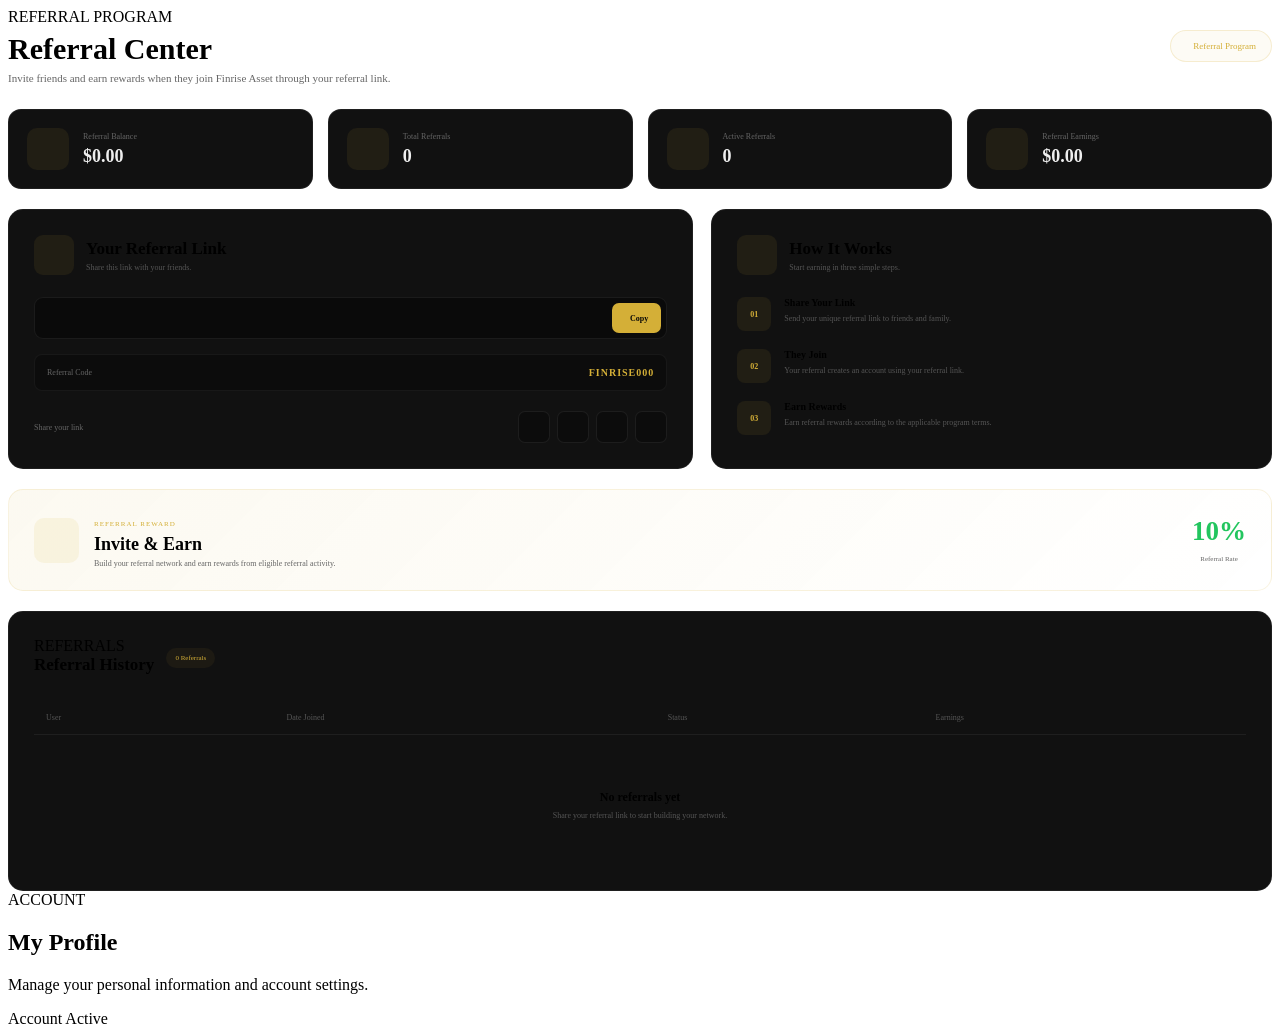
<file: apex.html>
<!DOCTYPE html>
<html lang="en">

<head>
    <meta charset="UTF-8">
    <meta name="viewport" content="width=device-width, initial-scale=1.0">
    <title>Document</title>
</head>

<body>

    <style>
        /* =========================================================
   FINRISE ASSET
   REFERRAL SECTION
========================================================= */

        .referral-section {
            width: 100%;
            padding: 30px;
            background: #080808;
            color: #fff;
        }


        /* =========================================================
   HEADER
========================================================= */

        .referral-header {
            display: flex;
            align-items: center;
            justify-content: space-between;
            gap: 20px;
            margin-bottom: 25px;
        }

        .referral-header h1 {
            margin: 6px 0;
            font-size: 30px;
        }

        .referral-header p {
            margin: 0;
            color: #666;
            font-size: 11px;
            max-width: 600px;
        }

        .referral-badge {
            display: flex;
            align-items: center;
            gap: 7px;

            padding: 10px 15px;

            border: 1px solid rgba(212, 175, 55, .2);
            border-radius: 30px;

            background: rgba(212, 175, 55, .05);
            color: #d4af37;

            font-size: 9px;
        }


        /* =========================================================
   STATISTICS
========================================================= */

        .referral-stats {
            display: grid;
            grid-template-columns: repeat(4, 1fr);
            gap: 15px;
            margin-bottom: 20px;
        }

        .referral-stat-card {
            display: flex;
            align-items: center;
            gap: 14px;

            padding: 18px;

            border: 1px solid rgba(255, 255, 255, .06);
            border-radius: 13px;

            background: #111;

            transition: .25s ease;
        }

        .referral-stat-card:hover {
            transform: translateY(-3px);
            border-color: rgba(212, 175, 55, .2);
        }

        .referral-stat-icon {
            width: 42px;
            height: 42px;

            display: grid;
            place-items: center;

            flex-shrink: 0;

            border-radius: 10px;

            background: rgba(212, 175, 55, .08);
            color: #d4af37;

            font-size: 15px;
        }

        .referral-stat-card span {
            display: block;
            margin-bottom: 5px;

            color: #666;
            font-size: 8px;
        }

        .referral-stat-card h2 {
            margin: 0;

            color: #eee;
            font-size: 18px;
        }


        /* =========================================================
   MAIN GRID
========================================================= */

        .referral-main-grid {
            display: grid;
            grid-template-columns: 1.1fr .9fr;
            gap: 18px;
            margin-bottom: 20px;
        }


        /* =========================================================
   COMMON CARD
========================================================= */

        .referral-link-card,
        .how-referral-card,
        .referral-history-card {
            padding: 25px;

            border: 1px solid rgba(255, 255, 255, .06);
            border-radius: 15px;

            background: #111;
        }

        .referral-card-heading {
            display: flex;
            align-items: center;
            gap: 12px;
            margin-bottom: 22px;
        }

        .referral-heading-icon {
            width: 40px;
            height: 40px;

            display: grid;
            place-items: center;

            border-radius: 9px;

            background: rgba(212, 175, 55, .08);
            color: #d4af37;

            font-size: 15px;
        }

        .referral-card-heading h2 {
            margin: 0 0 4px;
            font-size: 17px;
        }

        .referral-card-heading p {
            margin: 0;
            color: #555;
            font-size: 8px;
        }


        /* =========================================================
   REFERRAL LINK
========================================================= */

        .referral-link-box {
            display: flex;
            gap: 8px;

            padding: 5px;

            border: 1px solid rgba(255, 255, 255, .07);
            border-radius: 9px;

            background: #0a0a0a;
        }

        .referral-link-box input {
            width: 100%;
            min-width: 0;

            padding: 10px;

            border: 0;
            outline: none;

            background: transparent;
            color: #aaa;

            font-family: inherit;
            font-size: 9px;
        }

        .referral-link-box button {
            display: flex;
            align-items: center;
            gap: 5px;

            padding: 9px 13px;

            border: 0;
            border-radius: 7px;

            background: #d4af37;
            color: #080808;

            font-family: inherit;
            font-size: 8px;
            font-weight: 600;

            cursor: pointer;
        }

        .referral-link-box button:hover {
            background: #e2c45a;
        }


        /* =========================================================
   REFERRAL CODE
========================================================= */

        .referral-code {
            display: flex;
            align-items: center;
            justify-content: space-between;

            margin-top: 15px;
            padding: 12px;

            border: 1px solid rgba(255, 255, 255, .05);
            border-radius: 8px;

            background: #0c0c0c;
        }

        .referral-code span {
            color: #666;
            font-size: 8px;
        }

        .referral-code strong {
            color: #d4af37;
            letter-spacing: 1px;
            font-size: 10px;
        }


        /* =========================================================
   SHARE
========================================================= */

        .share-section {
            display: flex;
            align-items: center;
            justify-content: space-between;

            margin-top: 20px;
        }

        .share-section>span {
            color: #666;
            font-size: 8px;
        }

        .share-buttons {
            display: flex;
            gap: 7px;
        }

        .share-buttons button {
            width: 32px;
            height: 32px;

            display: grid;
            place-items: center;

            border: 1px solid rgba(255, 255, 255, .07);
            border-radius: 7px;

            background: #0c0c0c;
            color: #aaa;

            cursor: pointer;

            transition: .2s ease;
        }

        .share-buttons button:hover {
            border-color: #d4af37;
            color: #d4af37;
            transform: translateY(-2px);
        }


        /* =========================================================
   HOW IT WORKS
========================================================= */

        .referral-steps {
            display: flex;
            flex-direction: column;
            gap: 18px;
        }

        .referral-step {
            display: flex;
            gap: 13px;
        }

        .step-number {
            width: 34px;
            height: 34px;

            display: grid;
            place-items: center;

            flex-shrink: 0;

            border-radius: 8px;

            background: rgba(212, 175, 55, .08);
            color: #d4af37;

            font-size: 8px;
            font-weight: 600;
        }

        .referral-step h3 {
            margin: 0 0 5px;
            font-size: 10px;
        }

        .referral-step p {
            margin: 0;

            color: #555;
            font-size: 8px;
            line-height: 1.6;
        }


        /* =========================================================
   COMMISSION
========================================================= */

        .commission-card {
            display: flex;
            align-items: center;
            justify-content: space-between;
            gap: 20px;

            margin-bottom: 20px;
            padding: 22px 25px;

            border: 1px solid rgba(212, 175, 55, .15);
            border-radius: 15px;

            background:
                linear-gradient(135deg,
                    rgba(212, 175, 55, .07),
                    rgba(255, 255, 255, .02));
        }

        .commission-content {
            display: flex;
            align-items: center;
            gap: 15px;
        }

        .commission-icon {
            width: 45px;
            height: 45px;

            display: grid;
            place-items: center;

            border-radius: 10px;

            background: rgba(212, 175, 55, .1);
            color: #d4af37;

            font-size: 17px;
        }

        .commission-content span {
            color: #d4af37;
            font-size: 7px;
            letter-spacing: 1px;
        }

        .commission-content h2 {
            margin: 4px 0;
            font-size: 18px;
        }

        .commission-content p {
            margin: 0;
            color: #666;
            font-size: 8px;
        }

        .commission-value {
            text-align: center;
        }

        .commission-value strong {
            display: block;

            color: #22c55e;
            font-size: 27px;
        }

        .commission-value span {
            color: #666;
            font-size: 7px;
        }


        /* =========================================================
   HISTORY
========================================================= */

        .referral-history-card {
            overflow: hidden;
        }

        .history-count {
            padding: 6px 9px;

            border-radius: 20px;

            background: rgba(212, 175, 55, .06);
            color: #d4af37;

            font-size: 7px;
        }

        .referral-table-container {
            overflow-x: auto;
        }

        .referral-table {
            width: 100%;
            border-collapse: collapse;
        }

        .referral-table th {
            padding: 12px;

            border-bottom: 1px solid rgba(255, 255, 255, .06);

            color: #555;
            text-align: left;
            font-size: 8px;
            font-weight: 500;
        }

        .referral-table td {
            padding: 14px 12px;

            border-bottom: 1px solid rgba(255, 255, 255, .04);

            color: #aaa;
            font-size: 8px;
        }

        .referral-user {
            display: flex;
            align-items: center;
            gap: 9px;
        }

        .referral-avatar {
            width: 30px;
            height: 30px;

            display: grid;
            place-items: center;

            border-radius: 50%;

            background: rgba(212, 175, 55, .08);
            color: #d4af37;
        }

        .referral-status {
            display: inline-block;

            padding: 5px 8px;

            border-radius: 20px;

            background: rgba(34, 197, 94, .08);
            color: #22c55e;

            font-size: 7px;
        }

        .referral-earning {
            color: #22c55e !important;
        }


        /* =========================================================
   EMPTY STATE
========================================================= */

        .empty-referral {
            padding: 45px 20px;
            text-align: center;
        }

        .empty-referral i {
            display: block;
            margin-bottom: 10px;

            color: #333;
            font-size: 30px;
        }

        .empty-referral h3 {
            margin: 0 0 6px;
            font-size: 12px;
        }

        .empty-referral p {
            margin: 0;
            color: #555;
            font-size: 8px;
        }


        /* =========================================================
   RESPONSIVE
========================================================= */

        @media (max-width: 1100px) {

            .referral-stats {
                grid-template-columns: 1fr 1fr;
            }

            .referral-main-grid {
                grid-template-columns: 1fr;
            }

        }


        @media (max-width: 650px) {

            .referral-section {
                padding: 20px 14px;
            }

            .referral-header {
                flex-direction: column;
                align-items: flex-start;
            }

            .referral-stats {
                grid-template-columns: 1fr;
            }

            .referral-link-card,
            .how-referral-card,
            .referral-history-card {
                padding: 18px;
            }

            .referral-link-box {
                flex-direction: column;
            }

            .referral-link-box button {
                justify-content: center;
            }

            .commission-card {
                align-items: flex-start;
                flex-direction: column;
            }

            .commission-value {
                text-align: left;
            }

            .share-section {
                align-items: flex-start;
                flex-direction: column;
                gap: 10px;
            }

        }
    </style>









    <!-- REFERRAL -->
    <section id="referral" class="page-section">

        <!-- Referral Header -->
        <div class="referral-header">

            <div>
                <span class="section-label">
                    REFERRAL PROGRAM
                </span>

                <h1>Referral Center</h1>

                <p>
                    Invite friends and earn rewards when they join
                    Finrise Asset through your referral link.
                </p>
            </div>

            <div class="referral-badge">
                <i class="bi bi-people-fill"></i>
                Referral Program
            </div>

        </div>


        <!-- =================================================
         REFERRAL STATISTICS
    ================================================== -->

        <div class="referral-stats">

            <!-- Referral Balance -->

            <div class="referral-stat-card">

                <div class="referral-stat-icon">
                    <i class="bi bi-wallet-fill"></i>
                </div>

                <div>

                    <span>
                        Referral Balance
                    </span>

                    <h2 id="referralBalance">
                        $0.00
                    </h2>

                </div>

            </div>


            <!-- Total Referrals -->

            <div class="referral-stat-card">

                <div class="referral-stat-icon">
                    <i class="bi bi-people-fill"></i>
                </div>

                <div>

                    <span>
                        Total Referrals
                    </span>

                    <h2 id="totalReferrals">
                        0
                    </h2>

                </div>

            </div>


            <!-- Active Referrals -->

            <div class="referral-stat-card">

                <div class="referral-stat-icon">
                    <i class="bi bi-person-check-fill"></i>
                </div>

                <div>

                    <span>
                        Active Referrals
                    </span>

                    <h2 id="activeReferrals">
                        0
                    </h2>

                </div>

            </div>


            <!-- Total Earnings -->

            <div class="referral-stat-card">

                <div class="referral-stat-icon">
                    <i class="bi bi-graph-up-arrow"></i>
                </div>

                <div>

                    <span>
                        Referral Earnings
                    </span>

                    <h2 id="referralEarnings">
                        $0.00
                    </h2>

                </div>

            </div>

        </div>


        <!-- =================================================
         REFERRAL LINK + HOW IT WORKS
    ================================================== -->

        <div class="referral-main-grid">


            <!-- Referral Link -->

            <div class="referral-link-card">

                <div class="referral-card-heading">

                    <div class="referral-heading-icon">
                        <i class="bi bi-link-45deg"></i>
                    </div>

                    <div>

                        <h2>
                            Your Referral Link
                        </h2>

                        <p>
                            Share this link with your friends.
                        </p>

                    </div>

                </div>


                <div class="referral-link-box">

                    <input type="text" id="referralLink" readonly>

                    <button type="button" id="copyReferralBtn">
                        <i class="bi bi-copy"></i>
                        Copy
                    </button>

                </div>


                <div class="referral-code">

                    <span>
                        Referral Code
                    </span>

                    <strong id="referralCode">
                        FINRISE000
                    </strong>

                </div>


                <!-- Share Buttons -->

                <div class="share-section">

                    <span>
                        Share your link
                    </span>

                    <div class="share-buttons">

                        <button type="button" id="shareWhatsApp" title="Share on WhatsApp">
                            <i class="bi bi-whatsapp"></i>
                        </button>

                        <button type="button" id="shareTelegram" title="Share on Telegram">
                            <i class="bi bi-telegram"></i>
                        </button>

                        <button type="button" id="shareFacebook" title="Share on Facebook">
                            <i class="bi bi-facebook"></i>
                        </button>

                        <button type="button" id="shareTwitter" title="Share on X">
                            <i class="bi bi-twitter-x"></i>
                        </button>

                    </div>

                </div>

            </div>


            <!-- How It Works -->

            <div class="how-referral-card">

                <div class="referral-card-heading">

                    <div class="referral-heading-icon">
                        <i class="bi bi-lightbulb-fill"></i>
                    </div>

                    <div>

                        <h2>
                            How It Works
                        </h2>

                        <p>
                            Start earning in three simple steps.
                        </p>

                    </div>

                </div>


                <div class="referral-steps">

                    <div class="referral-step">

                        <div class="step-number">
                            01
                        </div>

                        <div>

                            <h3>
                                Share Your Link
                            </h3>

                            <p>
                                Send your unique referral link
                                to friends and family.
                            </p>

                        </div>

                    </div>


                    <div class="referral-step">

                        <div class="step-number">
                            02
                        </div>

                        <div>

                            <h3>
                                They Join
                            </h3>

                            <p>
                                Your referral creates an account
                                using your referral link.
                            </p>

                        </div>

                    </div>


                    <div class="referral-step">

                        <div class="step-number">
                            03
                        </div>

                        <div>

                            <h3>
                                Earn Rewards
                            </h3>

                            <p>
                                Earn referral rewards according
                                to the applicable program terms.
                            </p>

                        </div>

                    </div>

                </div>

            </div>

        </div>


        <!-- =================================================
         COMMISSION CARD
    ================================================== -->

        <div class="commission-card">

            <div class="commission-content">

                <div class="commission-icon">
                    <i class="bi bi-gift-fill"></i>
                </div>

                <div>

                    <span>
                        REFERRAL REWARD
                    </span>

                    <h2>
                        Invite & Earn
                    </h2>

                    <p>
                        Build your referral network and earn
                        rewards from eligible referral activity.
                    </p>

                </div>

            </div>

            <div class="commission-value">

                <strong>
                    10%
                </strong>

                <span>
                    Referral Rate
                </span>

            </div>

        </div>


        <!-- =================================================
         REFERRAL HISTORY
    ================================================== -->

        <div class="referral-history-card">

            <div class="referral-card-heading">

                <div>

                    <span class="section-label">
                        REFERRALS
                    </span>

                    <h2>
                        Referral History
                    </h2>

                </div>

                <span id="referralCountLabel" class="history-count">
                    0 Referrals
                </span>

            </div>


            <div class="referral-table-container">

                <table class="referral-table">

                    <thead>

                        <tr>

                            <th>
                                User
                            </th>

                            <th>
                                Date Joined
                            </th>

                            <th>
                                Status
                            </th>

                            <th>
                                Earnings
                            </th>

                        </tr>

                    </thead>


                    <tbody id="referralTableBody">

                        <!-- JavaScript will insert referrals here -->

                    </tbody>

                </table>


                <div id="emptyReferral" class="empty-referral">

                    <i class="bi bi-people"></i>

                    <h3>
                        No referrals yet
                    </h3>

                    <p>
                        Share your referral link to start
                        building your network.
                    </p>

                </div>

            </div>

        </div>
    </section>


    <!-- PROFILE -->
    <section id="profile" class="page-section">

        <!-- Profile Header -->
        <div class="profile-page-header">

            <div>
                <span class="section-label">
                    ACCOUNT
                </span>

                <h1>My Profile</h1>

                <p>
                    Manage your personal information and account settings.
                </p>
            </div>

            <div class="account-status">
                <span class="status-dot"></span>
                Account Active
            </div>

        </div>


        <!-- Profile Layout -->
        <div class="profile-grid">




            <script>

                /* =========================================================
FINRISE ASSET
REFERRAL SYSTEM
========================================================= */

                document.addEventListener("DOMContentLoaded", () => {

                    /* =====================================================
                       REFERRAL SECTION CHECK
                    ===================================================== */

                    const referralSection =
                        document.getElementById("referral");

                    if (!referralSection) return;


                    /* =====================================================
                       ELEMENTS
                    ===================================================== */

                    const referralBalance =
                        document.getElementById(
                            "referralBalance"
                        );

                    const totalReferrals =
                        document.getElementById(
                            "totalReferrals"
                        );

                    const activeReferrals =
                        document.getElementById(
                            "activeReferrals"
                        );

                    const referralEarnings =
                        document.getElementById(
                            "referralEarnings"
                        );

                    const referralLink =
                        document.getElementById(
                            "referralLink"
                        );

                    const referralCodeElement =
                        document.getElementById(
                            "referralCode"
                        );

                    const copyBtn =
                        document.getElementById(
                            "copyReferralBtn"
                        );

                    const tableBody =
                        document.getElementById(
                            "referralTableBody"
                        );

                    const emptyReferral =
                        document.getElementById(
                            "emptyReferral"
                        );

                    const countLabel =
                        document.getElementById(
                            "referralCountLabel"
                        );


                    /* =====================================================
                       GET USER
                    ===================================================== */

                    let user = null;

                    try {

                        const savedUser =
                            localStorage.getItem("user");

                        if (savedUser) {

                            user =
                                JSON.parse(savedUser);

                        }

                    } catch (error) {

                        console.error(
                            "Unable to read user data:",
                            error
                        );

                    }


                    if (!user) {

                        console.warn(
                            "No logged-in user found."
                        );

                        return;

                    }


                    /* =====================================================
                       FORMAT MONEY
                    ===================================================== */

                    function formatMoney(value) {

                        const number =
                            Number(value);

                        if (
                            !Number.isFinite(number)
                        ) {

                            return "$0.00";

                        }

                        return new Intl.NumberFormat(
                            "en-US",
                            {
                                style: "currency",
                                currency: "USD",
                                minimumFractionDigits: 2,
                                maximumFractionDigits: 2
                            }
                        ).format(number);

                    }


                    /* =====================================================
                       ESCAPE HTML
                    ===================================================== */

                    function escapeHTML(value) {

                        return String(value ?? "")
                            .replace(/&/g, "&amp;")
                            .replace(/</g, "&lt;")
                            .replace(/>/g, "&gt;")
                            .replace(/"/g, "&quot;")
                            .replace(/'/g, "&#039;");

                    }


                    /* =====================================================
                       STORAGE HELPERS
                    ===================================================== */

                    function getStorageArray(key) {

                        try {

                            const saved =
                                localStorage.getItem(key);

                            if (!saved) {

                                return [];

                            }

                            const parsed =
                                JSON.parse(saved);

                            return Array.isArray(parsed)
                                ? parsed
                                : [];

                        } catch (error) {

                            console.error(
                                `Unable to read ${key}:`,
                                error
                            );

                            return [];

                        }

                    }


                    function saveStorageArray(
                        key,
                        data
                    ) {

                        try {

                            localStorage.setItem(
                                key,
                                JSON.stringify(data)
                            );

                            return true;

                        } catch (error) {

                            console.error(
                                `Unable to save ${key}:`,
                                error
                            );

                            return false;

                        }

                    }


                    /* =====================================================
                       GENERATE REFERRAL CODE
                    ===================================================== */

                    function generateReferralCode() {

                        let code =
                            localStorage.getItem(
                                "finriseReferralCode"
                            );


                        if (code) {

                            return code;

                        }


                        const fullName =
                            String(
                                user.fullname ||
                                "USER"
                            );


                        const name =
                            fullName
                                .replace(/[^a-zA-Z0-9]/g, "")
                                .substring(0, 5)
                                .toUpperCase() ||
                            "USER";


                        const random =
                            Math.floor(
                                1000 +
                                Math.random() *
                                9000
                            );


                        code =
                            name +
                            random;


                        localStorage.setItem(
                            "finriseReferralCode",
                            code
                        );


                        return code;

                    }


                    /* =====================================================
                       GENERATE REFERRAL LINK
                    ===================================================== */

                    function generateReferralLink() {

                        const code =
                            generateReferralCode();


                        /*
                         * If register.html is in the same folder
                         * as your dashboard, this is the safest
                         * way to generate the link.
                         */

                        const baseURL =
                            window.location.origin +
                            window.location.pathname
                                .substring(
                                    0,
                                    window.location.pathname.lastIndexOf("/")
                                    + 1
                                );


                        return (
                            baseURL +
                            "register.html?ref=" +
                            encodeURIComponent(code)
                        );

                    }


                    /* =====================================================
                       GET REFERRALS
                    ===================================================== */

                    function getReferrals() {

                        return getStorageArray(
                            "finriseReferrals"
                        );

                    }


                    /* =====================================================
                       SAVE REFERRALS
                    ===================================================== */

                    function saveReferrals(
                        referrals
                    ) {

                        return saveStorageArray(
                            "finriseReferrals",
                            referrals
                        );

                    }


                    /* =====================================================
                       CALCULATE TOTAL EARNINGS
                    ===================================================== */

                    function calculateReferralEarnings(
                        referrals
                    ) {

                        return referrals.reduce(
                            (
                                total,
                                referral
                            ) => {

                                const earnings =
                                    Number(
                                        referral.earnings
                                    ) || 0;


                                return (
                                    total +
                                    earnings
                                );

                            },
                            0
                        );

                    }


                    /* =====================================================
                       UPDATE STATS
                    ===================================================== */

                    function updateStats() {

                        const referrals =
                            getReferrals();


                        const active =
                            referrals.filter(
                                referral => {

                                    return String(
                                        referral.status ||
                                        ""
                                    ).toLowerCase() ===
                                        "active";

                                }
                            ).length;


                        const earnings =
                            calculateReferralEarnings(
                                referrals
                            );


                        if (referralBalance) {

                            referralBalance.textContent =
                                formatMoney(
                                    earnings
                                );

                        }


                        if (referralEarnings) {

                            referralEarnings.textContent =
                                formatMoney(
                                    earnings
                                );

                        }


                        if (totalReferrals) {

                            totalReferrals.textContent =
                                referrals.length;

                        }


                        if (activeReferrals) {

                            activeReferrals.textContent =
                                active;

                        }


                        if (countLabel) {

                            countLabel.textContent =
                                `${referrals.length} Referral${referrals.length === 1
                                    ? ""
                                    : "s"
                                }`;

                        }

                    }


                    /* =====================================================
                       RENDER REFERRALS
                    ===================================================== */

                    function renderReferrals() {

                        if (!tableBody) return;


                        const referrals =
                            getReferrals();


                        tableBody.innerHTML =
                            "";


                        /* -------------------------------------------------
                           EMPTY
                        ------------------------------------------------- */

                        if (
                            referrals.length === 0
                        ) {

                            if (emptyReferral) {

                                emptyReferral.style.display =
                                    "block";

                            }

                            return;

                        }


                        if (emptyReferral) {

                            emptyReferral.style.display =
                                "none";

                        }


                        /* -------------------------------------------------
                           RENDER
                        ------------------------------------------------- */

                        referrals.forEach(
                            referral => {

                                const row =
                                    document.createElement(
                                        "tr"
                                    );


                                const name =
                                    escapeHTML(
                                        referral.name ||
                                        "Finrise User"
                                    );


                                const date =
                                    escapeHTML(
                                        referral.date ||
                                        "--"
                                    );


                                const status =
                                    String(
                                        referral.status ||
                                        "Pending"
                                    );


                                const earnings =
                                    Number(
                                        referral.earnings
                                    ) || 0;


                                const statusClass =
                                    status
                                        .toLowerCase()
                                        .replace(
                                            /\s+/g,
                                            "-"
                                        );


                                row.innerHTML = `

                    <td>

                        <div class="referral-user">

                            <div class="referral-avatar">

                                <i class="bi bi-person-fill"></i>

                            </div>

                            <span>
                                ${name}
                            </span>

                        </div>

                    </td>


                    <td>

                        ${date}

                    </td>


                    <td>

                        <span
                            class="
                                referral-status
                                ${escapeHTML(
                                    statusClass
                                )}
                            "
                        >

                            ${escapeHTML(
                                    status
                                )}

                        </span>

                    </td>


                    <td class="referral-earning">

                        ${formatMoney(
                                    earnings
                                )}

                    </td>

                `;


                                tableBody.appendChild(
                                    row
                                );

                            }
                        );

                    }


                    /* =====================================================
                       COPY REFERRAL LINK
                    ===================================================== */

                    if (copyBtn) {

                        copyBtn.addEventListener(
                            "click",
                            async () => {

                                if (
                                    !referralLink ||
                                    !referralLink.value
                                ) {

                                    alert(
                                        "Referral link is unavailable."
                                    );

                                    return;

                                }


                                const link =
                                    referralLink.value;


                                try {

                                    if (
                                        navigator.clipboard &&
                                        window.isSecureContext
                                    ) {

                                        await navigator.clipboard
                                            .writeText(link);

                                    } else {

                                        referralLink.focus();

                                        referralLink.select();

                                        referralLink.setSelectionRange(
                                            0,
                                            referralLink.value.length
                                        );

                                        document.execCommand(
                                            "copy"
                                        );

                                    }


                                    copyBtn.innerHTML =
                                        `<i class="bi bi-check-lg"></i> Copied`;


                                    setTimeout(
                                        () => {

                                            copyBtn.innerHTML =
                                                `<i class="bi bi-copy"></i> Copy`;

                                        },
                                        2000
                                    );

                                } catch (error) {

                                    console.error(
                                        "Unable to copy referral link:",
                                        error
                                    );


                                    alert(
                                        "Unable to copy the referral link. Please copy it manually."
                                    );

                                }

                            }
                        );

                    }


                    /* =====================================================
                       SHARE REFERRAL
                    ===================================================== */

                    function shareReferral(
                        platform
                    ) {

                        if (!referralLink) {

                            return;

                        }


                        const link =
                            referralLink.value;


                        if (!link) {

                            return;

                        }


                        const message =
                            `Join me on Finrise Asset and start your journey today: ${link}`;


                        let url = "";


                        /* -------------------------------------------------
                           WHATSAPP
                        ------------------------------------------------- */

                        if (
                            platform === "whatsapp"
                        ) {

                            url =
                                "https://wa.me/?text=" +
                                encodeURIComponent(
                                    message
                                );

                        }


                        /* -------------------------------------------------
                           TELEGRAM
                        ------------------------------------------------- */

                        else if (
                            platform === "telegram"
                        ) {

                            url =
                                "https://t.me/share/url?url=" +
                                encodeURIComponent(
                                    link
                                ) +
                                "&text=" +
                                encodeURIComponent(
                                    "Join me on Finrise Asset."
                                );

                        }


                        /* -------------------------------------------------
                           FACEBOOK
                        ------------------------------------------------- */

                        else if (
                            platform === "facebook"
                        ) {

                            url =
                                "https://www.facebook.com/sharer/sharer.php?u=" +
                                encodeURIComponent(
                                    link
                                );

                        }


                        /* -------------------------------------------------
                           TWITTER / X
                        ------------------------------------------------- */

                        else if (
                            platform === "twitter"
                        ) {

                            url =
                                "https://twitter.com/intent/tweet?text=" +
                                encodeURIComponent(
                                    message
                                );

                        }


                        /* -------------------------------------------------
                           OPEN SHARE WINDOW
                        ------------------------------------------------- */

                        if (url) {

                            window.open(
                                url,
                                "_blank",
                                "width=600,height=500"
                            );

                        }

                    }


                    /* =====================================================
                       SHARE BUTTONS
                    ===================================================== */

                    const shareWhatsApp =
                        document.getElementById(
                            "shareWhatsApp"
                        );


                    const shareTelegram =
                        document.getElementById(
                            "shareTelegram"
                        );


                    const shareFacebook =
                        document.getElementById(
                            "shareFacebook"
                        );


                    const shareTwitter =
                        document.getElementById(
                            "shareTwitter"
                        );


                    if (shareWhatsApp) {

                        shareWhatsApp.addEventListener(
                            "click",
                            () => {

                                shareReferral(
                                    "whatsapp"
                                );

                            }
                        );

                    }


                    if (shareTelegram) {

                        shareTelegram.addEventListener(
                            "click",
                            () => {

                                shareReferral(
                                    "telegram"
                                );

                            }
                        );

                    }


                    if (shareFacebook) {

                        shareFacebook.addEventListener(
                            "click",
                            () => {

                                shareReferral(
                                    "facebook"
                                );

                            }
                        );

                    }


                    if (shareTwitter) {

                        shareTwitter.addEventListener(
                            "click",
                            () => {

                                shareReferral(
                                    "twitter"
                                );

                            }
                        );

                    }


                    /* =====================================================
                       INITIALIZE REFERRAL CODE
                    ===================================================== */

                    const code =
                        generateReferralCode();


                    if (referralCodeElement) {

                        referralCodeElement.textContent =
                            code;

                    }


                    /* =====================================================
                       INITIALIZE REFERRAL LINK
                    ===================================================== */

                    if (referralLink) {

                        referralLink.value =
                            generateReferralLink();

                    }


                    /* =====================================================
                       INITIAL LOAD
                    ===================================================== */

                    updateStats();

                    renderReferrals();

                });

            </script>

</body>

</html>
</file>
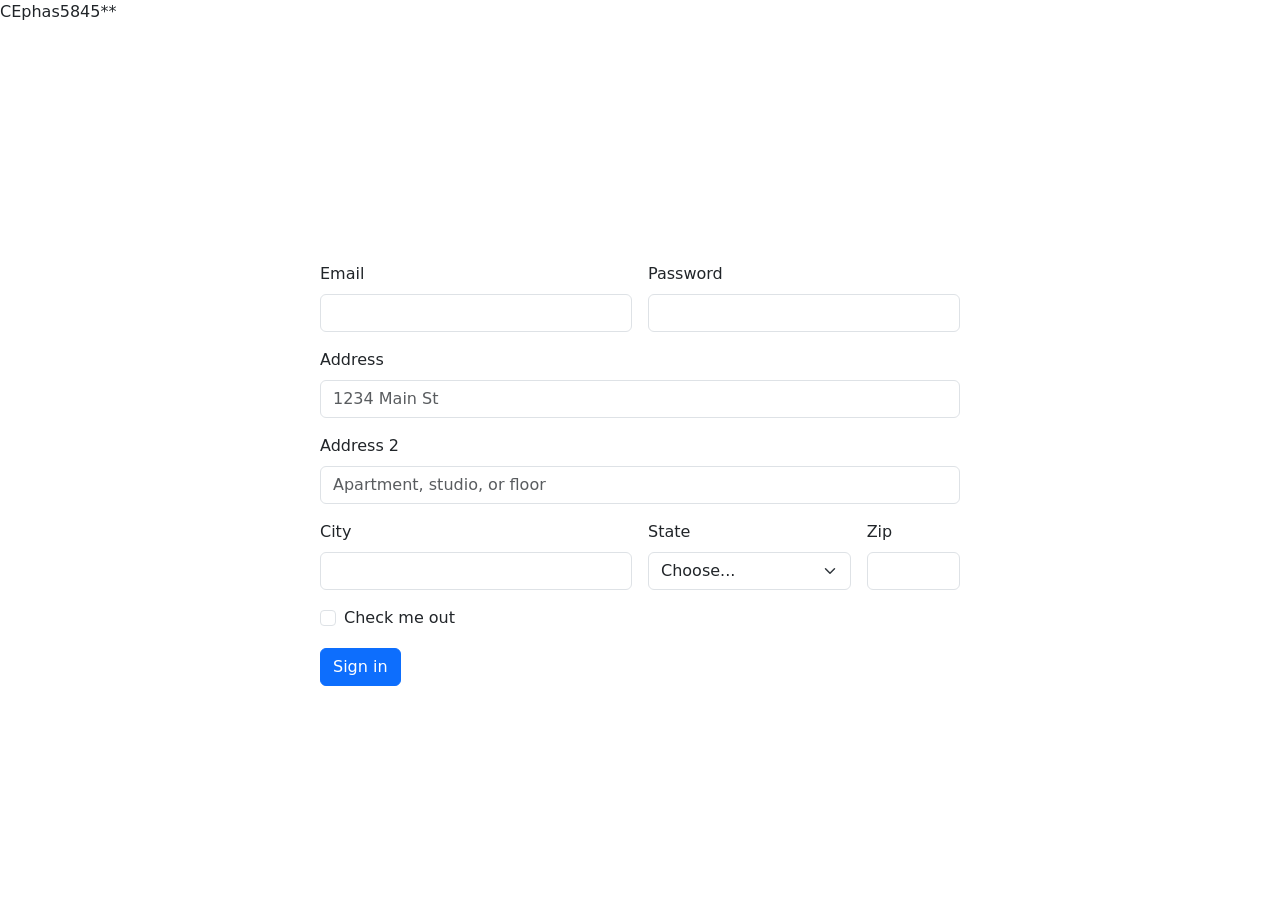
<file: check.html>
<!DOCTYPE html>
<html lang="en">

<head>
    <meta charset="UTF-8">
    <meta name="viewport" content="width=device-width, initial-scale=1.0">
    <title>Document</title>
    <link href="https://cdn.jsdelivr.net/npm/bootstrap@5.3.8/dist/css/bootstrap.min.css" rel="stylesheet"
        integrity="sha384-sRIl4kxILFvY47J16cr9ZwB07vP4J8+LH7qKQnuqkuIAvNWLzeN8tE5YBujZqJLB" crossorigin="anonymous">
</head>

<body>   CEphas5845**


    <div class="cont" style="width: 50%; margin: auto; display: flex; justify-content: center; align-items: center; height: 100vh;">

        <form class="row g-3">
            <div class="col-md-6">
                <label for="inputEmail4" class="form-label">Email</label>
                <input type="email" class="form-control" id="inputEmail4">
            </div>
            <div class="col-md-6">
                <label for="inputPassword4" class="form-label">Password</label>
                <input type="password" class="form-control" id="inputPassword4">
            </div>
            <div class="col-12">
                <label for="inputAddress" class="form-label">Address</label>
                <input type="text" class="form-control" id="inputAddress" placeholder="1234 Main St">
            </div>
            <div class="col-12">
                <label for="inputAddress2" class="form-label">Address 2</label>
                <input type="text" class="form-control" id="inputAddress2" placeholder="Apartment, studio, or floor">
            </div>
            <div class="col-md-6">
                <label for="inputCity" class="form-label">City</label>
                <input type="text" class="form-control" id="inputCity">
            </div>
            <div class="col-md-4">
                <label for="inputState" class="form-label">State</label>
                <select id="inputState" class="form-select">
                    <option selected>Choose...</option>
                    <option>...</option>
                </select>
            </div>
            <div class="col-md-2">
                <label for="inputZip" class="form-label">Zip</label>
                <input type="text" class="form-control" id="inputZip">
            </div>
            <div class="col-12">
                <div class="form-check">
                    <input class="form-check-input" type="checkbox" id="gridCheck">
                    <label class="form-check-label" for="gridCheck">
                        Check me out
                    </label>
                </div>
            </div>
            <div class="col-12">
                <button type="submit" class="btn btn-primary">Sign in</button>
            </div>
        </form>
    </div>





</body>

<script src="https://cdn.jsdelivr.net/npm/bootstrap@5.3.8/dist/js/bootstrap.bundle.min.js"
    integrity="sha384-FKyoEForCGlyvwx9Hj09JcYn3nv7wiPVlz7YYwJrWVcXK/BmnVDxM+D2scQbITxI"
    crossorigin="anonymous"></script>

</html>
</file>
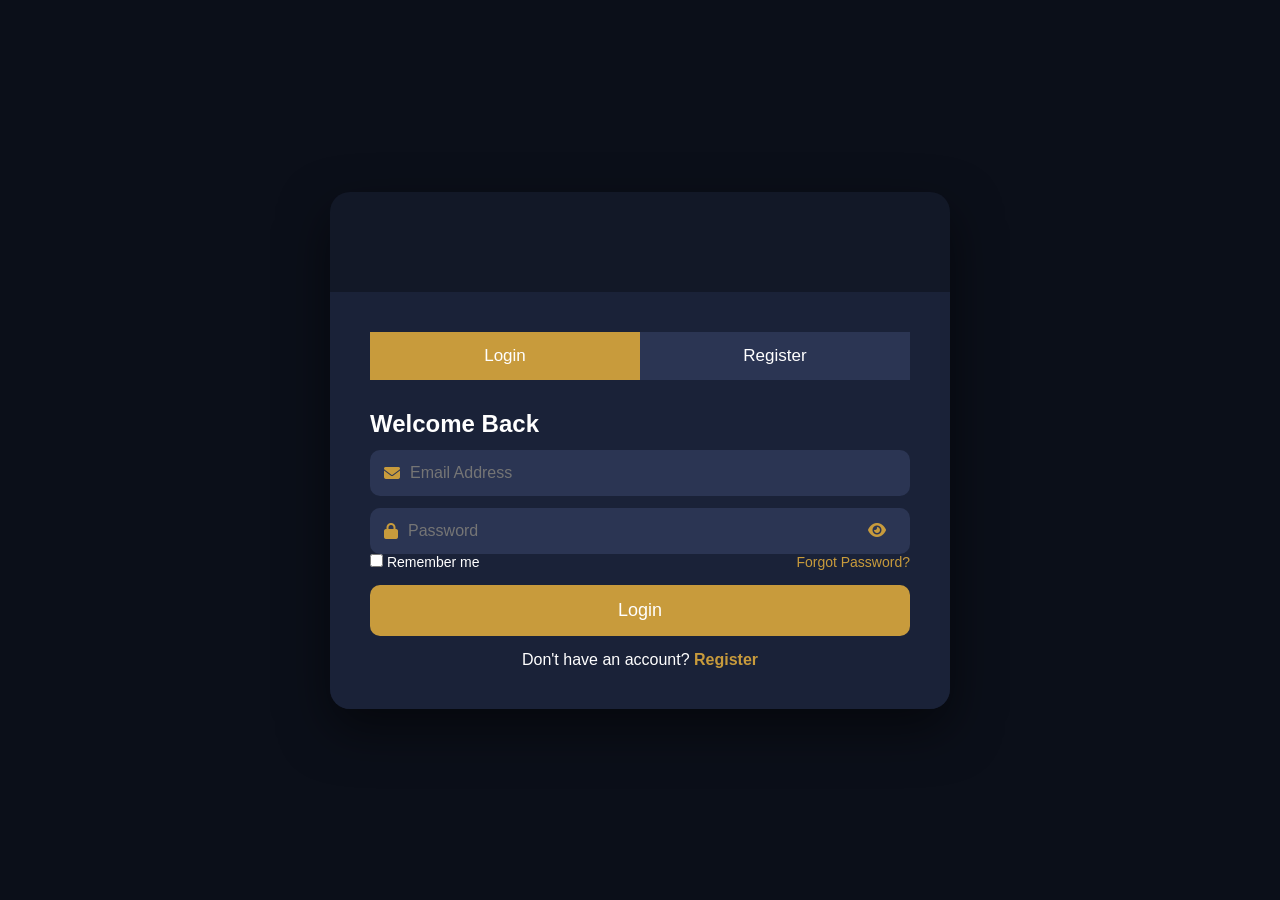
<file: logIn_Page.html>
<!DOCTYPE html>
<html lang="en">

<head>
  <meta charset="UTF-8">
  <meta name="viewport" content="width=device-width,initial-scale=1.0 ">
  <title>Finrise Asset | Login</title>

  <link rel="stylesheet" href="style.css">

  <link rel="stylesheet" href="https://cdnjs.cloudflare.com/ajax/libs/font-awesome/6.5.2/css/all.min.css">

</head>

<body>

  <div class="container">

    <div class="box">

      <!-- <div class="left">

        <h1>Finrise Asset</h1>

        <p>
          Invest Smarter.<br>
          Grow Faster.
        </p>

        <img src="https://images.unsplash.com/photo-1554224155-6726b3ff858f?w=700" alt="Investment">

      </div> -->

      <div class="right">



        <div class="buttons">

          <button class="active" id="loginBtn">
            Login
          </button>

          <button id="registerBtn">
            Register
          </button>

        </div>

        <!-- LOGIN -->

        <form id="loginForm">

          <h2>Welcome Back</h2>

          <div class="inputBox">
            <i class="fa fa-envelope"></i>

            <input type="email" id="loginEmail" placeholder="Email Address" required>

            <small></small>
          </div>

          <div class="inputBox password">

            <i class="fa fa-lock"></i>

            <input type="password" id="loginPassword" placeholder="Password" required>

            <span id="toggle3">
              <i class="fa fa-eye"></i>
            </span>

            <small></small>

          </div>

          <div class="options">

            <label>

              <input type="checkbox">

              Remember me

            </label>

            <a href="#">Forgot Password?</a>

          </div>

          <button type="submit" class="submitBtn">
            Login
          </button>

          <p>

            Don't have an account?

            <span id="goRegister">

              Register

            </span>

          </p>

        </form>
        <!-- REGISTER -->

        <form id="registerForm">

          <h2>Create Account</h2>

          <div class="inputBox">
            <i class="fa fa-user"></i>
            <input type="text" id="fullname" placeholder="Full Name" required>
            <small></small>
          </div>

          <div class="inputBox">
            <i class="fa fa-id-card"></i>
            <input type="text" id="username" placeholder="Username">
            <small></small>
          </div>

          <div class="inputBox">

            <i class="fa fa-envelope"></i>
            <input type="email" id="email" placeholder="Email Address" required>
            <small></small>

          </div>

          <div class="inputBox">

            <i class="fa fa-phone"></i>
            <input type="tel" id="phone" placeholder="Phone Number" required>
            <small></small>

          </div>

          <div class="inputBox">
            <i class="fa fa-globe"></i>

            <select id="country">
              <option value="">Select Country</option>
              <option>Nigeria</option>
              <option>Ghana</option>
              <option>Kenya</option>
              <option>South Africa</option>
              <option>United Kingdom</option>
              <option>United States</option>
            </select>
            <small></small>
          </div>

          <div class="inputBox password">
            <i class="fa fa-lock"></i>
            <input type="password" id="password" placeholder="Password">
            <span id="toggle1">
              <i class="fa fa-eye"></i>
            </span>
            <small></small>

          </div>

          <div class="inputBox password">

            <i class="fa fa-lock"></i>
            <input type="password" id="confirmPassword" placeholder="Confirm Password">

            <span id="toggle2">
              <i class="fa fa-eye"></i>
            </span>
            <small></small>
          </div>

          <div class="terms">

            <input type="checkbox" id="terms">

            <label>I agree to the Terms & Conditions</label>

          </div>

          <button type="submit" class="submitBtn">

            Create Account

          </button>

          <p>

            Already have an account?

            <span id="goLogin">

              Login

            </span>

          </p>

        </form>

      </div>

    </div>

  </div>

  <script src="logInScript.js"></script>

</body>

</html>
</file>
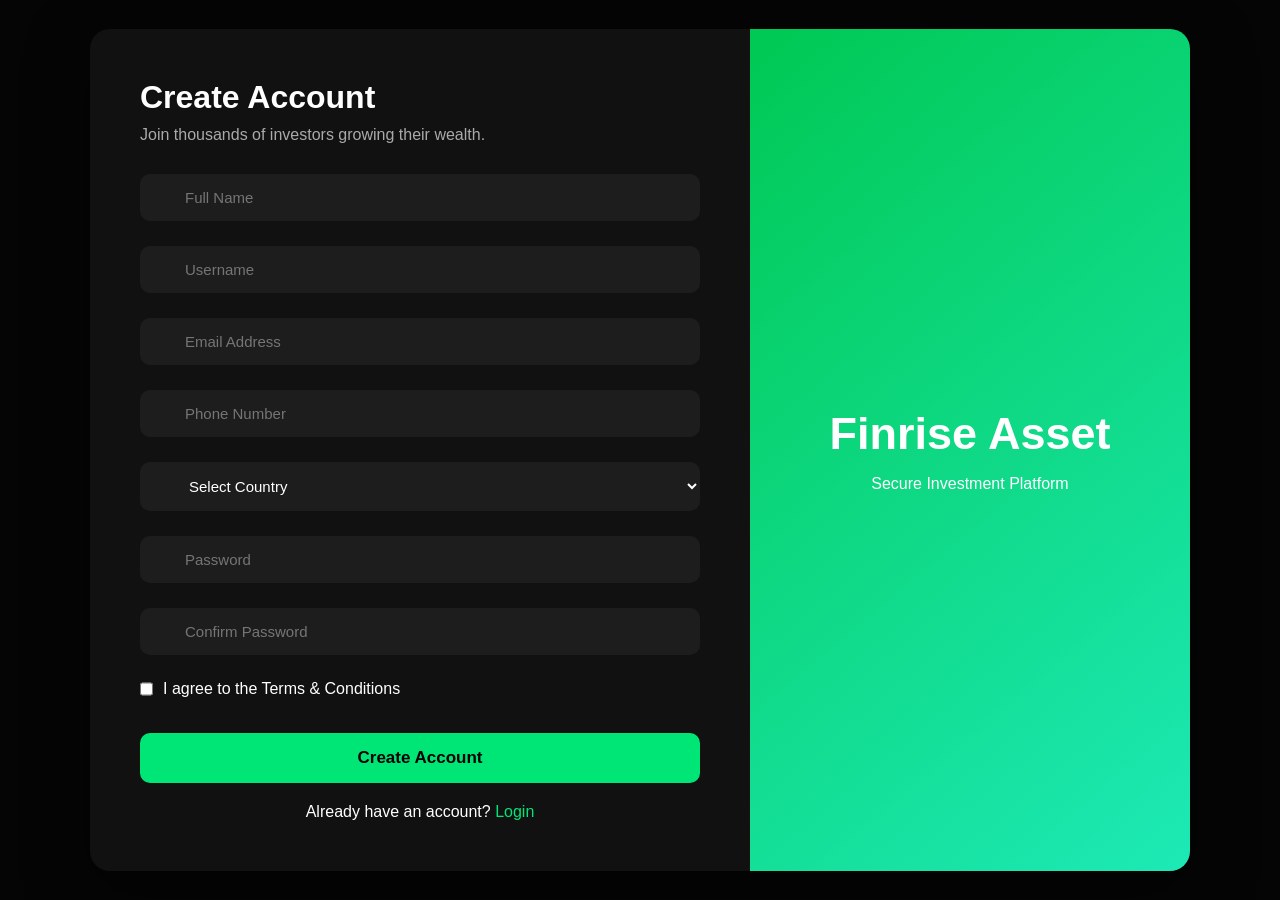
<file: register.html>
<!DOCTYPE html>
<html lang="en">

<head>
    <meta charset="UTF-8">
    <meta name="viewport" content="width=device-width, initial-scale=1.0">
    <title>Document</title>
    <link rel="stylesheet" href="register.css">
</head>

<body>

        <div class="container">

            <div class="left">

                <h1>Create Account</h1>

                <p>Join thousands of investors growing their wealth.</p>

                <form id="registerForm">

                    <div class="input-box">
                        <i class="fa fa-user"></i>
                        <input type="text" id="fullname" placeholder="Full Name">
                        <small></small>
                    </div>

                    <div class="input-box">
                        <i class="fa fa-id-card"></i>
                        <input type="text" id="username" placeholder="Username">
                        <small></small>
                    </div>

                    <div class="input-box">
                        <i class="fa fa-envelope"></i>
                        <input type="email" id="email" placeholder="Email Address">
                        <small></small>
                    </div>

                    <div class="input-box">
                        <i class="fa fa-phone"></i>
                        <input type="text" id="phone" placeholder="Phone Number">
                        <small></small>
                    </div>

                    <div class="input-box">
                        <i class="fa fa-globe"></i>

                        <select id="country">
                            <option value="">Select Country</option>
                            <option>Nigeria</option>
                            <option>Ghana</option>
                            <option>Kenya</option>
                            <option>South Africa</option>
                            <option>United Kingdom</option>
                            <option>United States</option>
                        </select>
                        <small></small>
                    </div>

                    <div class="input-box password">
                        <i class="fa fa-lock"></i>
                        <input type="password" id="password" placeholder="Password">
                        <span id="toggle1">
                            <i class="fa fa-eye"></i>
                        </span>
                        <small></small>

                    </div>

                    <div class="input-box password">

                        <i class="fa fa-lock"></i>

                        <input type="password" id="confirmPassword" placeholder="Confirm Password">

                        <span id="toggle2">
                            <i class="fa fa-eye"></i>
                        </span>

                        <small></small>

                    </div>

                    <div class="terms">

                        <input type="checkbox" id="terms">

                        <label>I agree to the Terms & Conditions</label>

                    </div>

                    <button type="submit">
                        Create Account
                    </button>

                    <div class="login">

                        Already have an account?

                        <a href="login.html">
                            Login
                        </a>

                    </div>

                </form>

            </div>

            <div class="right">

                <h2>Finrise Asset</h2>

                <p>
                    Secure Investment Platform
                </p>

            </div>

        </div>
</body>

<script src="register.js"></script>

</html>
</file>
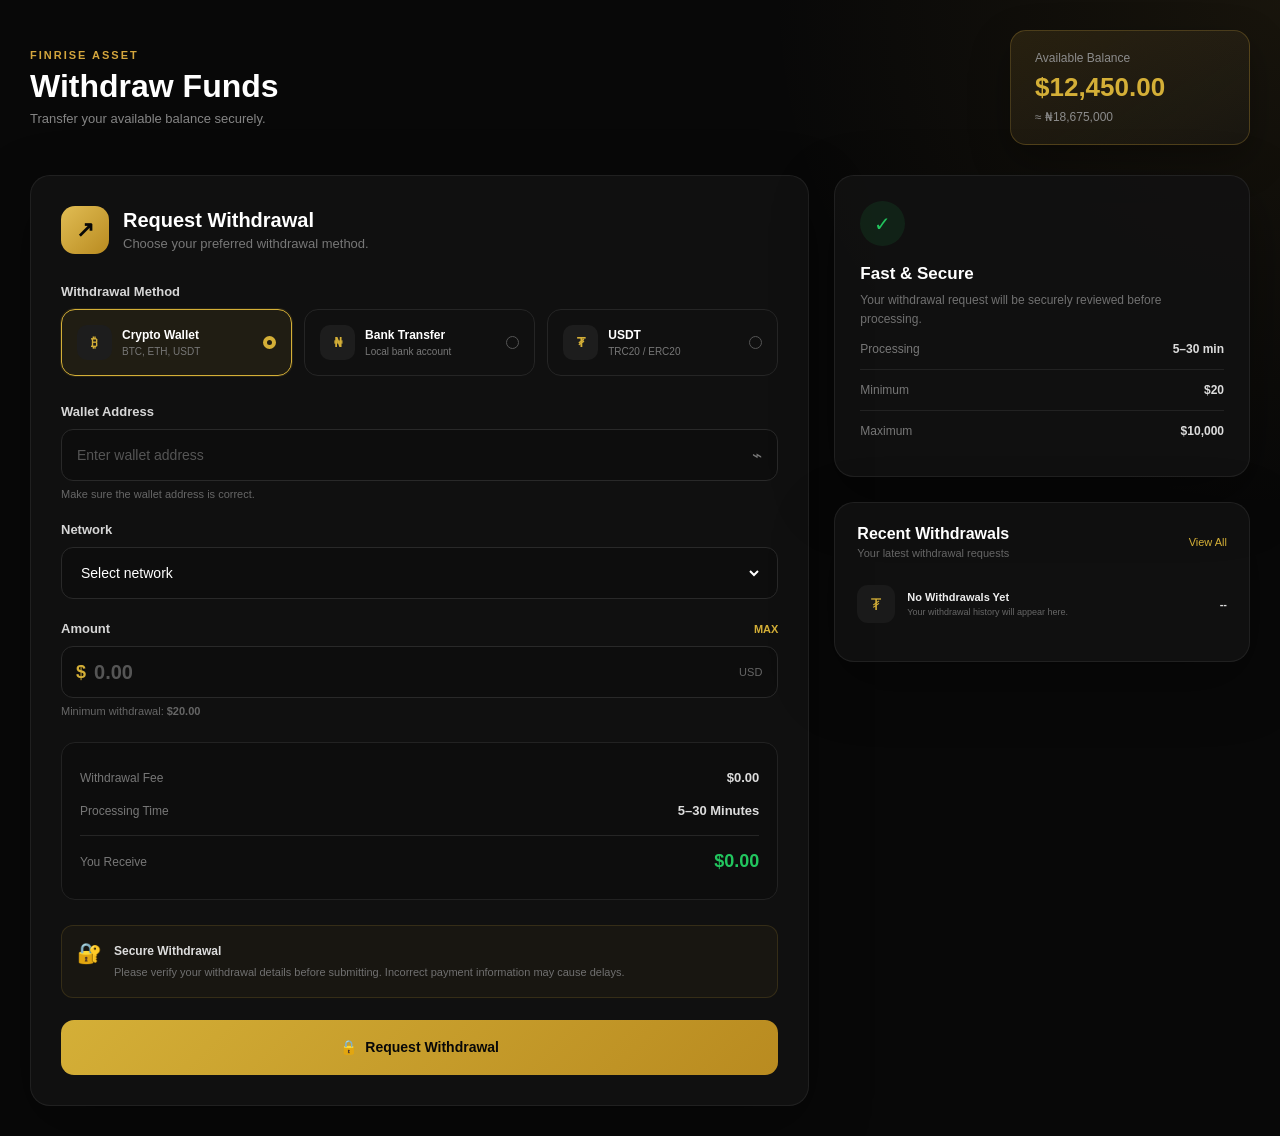
<file: withdraw.html>
<!DOCTYPE html>
<html lang="en">

<head>
    <meta charset="UTF-8">
    <meta name="viewport" content="width=device-width, initial-scale=1.0">
    <title>Withdraw</title>
    <link rel="stylesheet" href="withdraw.css">
</head>

<body>
    <section class="withdraw-section" id="withdraw">
        <div class="withdraw-header">
            <div>
                <span class="section-label">FINRISE ASSET</span>
                <h1>Withdraw Funds</h1>
                <p>Transfer your available balance securely.</p>
            </div>

            <div class="balance-card">
                <span>Available Balance</span>
                <strong>$12,450.00</strong>
                <small>≈ ₦18,675,000</small>
            </div>
        </div>

        <div class="withdraw-grid">

            <!-- Withdrawal Form -->
            <div class="withdraw-card">

                <div class="card-title">
                    <div class="title-icon">↗</div>
                    <div>
                        <h2>Request Withdrawal</h2>
                        <p>Choose your preferred withdrawal method.</p>
                    </div>
                </div>

                <!-- Methods -->
                <div class="method-title">Withdrawal Method</div>

                <div class="methods">

                    <button class="method active" data-method="crypto">
                        <span class="method-icon">₿</span>
                        <span>
                            <strong>Crypto Wallet</strong>
                            <small>BTC, ETH, USDT</small>
                        </span>
                        <span class="radio"></span>
                    </button>

                    <button class="method" data-method="bank">
                        <span class="method-icon">₦</span>
                        <span>
                            <strong>Bank Transfer</strong>
                            <small>Local bank account</small>
                        </span>
                        <span class="radio"></span>
                    </button>

                    <button class="method" data-method="usdt">
                        <span class="method-icon">₮</span>
                        <span>
                            <strong>USDT</strong>
                            <small>TRC20 / ERC20</small>
                        </span>
                        <span class="radio"></span>
                    </button>

                </div>

                <!-- Dynamic Details -->
                <div class="form-group">
                    <label id="destinationLabel">Wallet Address</label>

                    <div class="input-box">
                        <input type="text" id="destination" placeholder="Enter wallet address" />
                        <span class="input-icon">⌁</span>
                    </div>

                    <small class="input-help" id="destinationHelp">
                        Make sure the wallet address is correct.
                    </small>
                </div>

                <!-- Network -->
                <div class="form-group" id="networkGroup">

                    <label>Network</label>

                    <div class="select-box">
                        <select id="network">
                            <option value="">Select network</option>
                            <option value="TRC20">USDT - TRC20</option>
                            <option value="ERC20">USDT - ERC20</option>
                            <option value="BEP20">USDT - BEP20</option>
                            <option value="BTC">Bitcoin Network</option>
                            <option value="ETH">Ethereum Network</option>
                        </select>
                    </div>

                </div>

                <!-- Amount -->
                <div class="form-group">

                    <div class="label-row">
                        <label>Amount</label>
                        <button id="maxBtn" class="max-btn">MAX</button>
                    </div>

                    <div class="amount-input">

                        <span class="currency">$</span>

                        <input type="number" id="amount" placeholder="0.00" min="0" step="0.01" />

                        <span class="usd">USD</span>

                    </div>

                    <div class="amount-limit">
                        Minimum withdrawal: <strong>$20.00</strong>
                    </div>

                </div>

                <!-- Summary -->
                <div class="withdraw-summary">

                    <div>
                        <span>Withdrawal Fee</span>
                        <strong id="fee">$5.00</strong>
                    </div>

                    <div>
                        <span>Processing Time</span>
                        <strong>5–30 Minutes</strong>
                    </div>

                    <div class="receive-row">
                        <span>You Receive</span>
                        <strong id="receive">$0.00</strong>
                    </div>

                </div>

                <!-- Security -->
                <div class="security-notice">
                    <span>🔐</span>
                    <div>
                        <strong>Secure Withdrawal</strong>
                        <p>
                            Please verify your withdrawal details before submitting.
                            Incorrect payment information may cause delays.
                        </p>
                    </div>
                </div>

                <button class="withdraw-btn" id="withdrawBtn">
                    <span>🔒</span>
                    Request Withdrawal
                </button>

            </div>


            <!-- Right Side -->
            <div class="withdraw-side">

                <!-- Quick Info -->
                <div class="info-card">

                    <div class="info-icon">✓</div>

                    <h3>Fast & Secure</h3>

                    <p>
                        Your withdrawal request will be securely reviewed
                        before processing.
                    </p>

                    <div class="info-line">
                        <span>Processing</span>
                        <strong>5–30 min</strong>
                    </div>

                    <div class="info-line">
                        <span>Minimum</span>
                        <strong>$20</strong>
                    </div>

                    <div class="info-line">
                        <span>Maximum</span>
                        <strong>$10,000</strong>
                    </div>

                </div>


                <!-- Recent Transactions -->
                <div class="history-card">

                    <div class="history-header">
                        <div>
                            <h3>Recent Withdrawals</h3>
                            <p>Your latest withdrawal requests</p>
                        </div>

                        <button>View All</button>
                    </div>

                    <div id="historyList">

                        <div class="transaction">
                            <div class="transaction-icon">₮</div>

                            <div class="transaction-info">
                                <strong>USDT Withdrawal</strong>
                                <small>Today, 12:45 PM</small>
                            </div>

                            <div class="transaction-right">
                                <strong>-$500.00</strong>
                                <span class="status pending">Pending</span>
                            </div>
                        </div>


                        <div class="transaction">
                            <div class="transaction-icon">₿</div>

                            <div class="transaction-info">
                                <strong>BTC Withdrawal</strong>
                                <small>Yesterday, 08:20 PM</small>
                            </div>

                            <div class="transaction-right">
                                <strong>-$250.00</strong>
                                <span class="status completed">Completed</span>
                            </div>
                        </div>


                        <div class="transaction">
                            <div class="transaction-icon">₦</div>

                            <div class="transaction-info">
                                <strong>Bank Transfer</strong>
                                <small>Aug 22, 2026</small>
                            </div>

                            <div class="transaction-right">
                                <strong>-$1,200.00</strong>
                                <span class="status completed">Completed</span>
                            </div>
                        </div>

                    </div>

                </div>

            </div>

        </div>
    </section>


    <!-- Confirmation Modal -->
    <div class="modal-overlay" id="withdrawModal">

        <div class="withdraw-modal">

            <button class="close-modal" id="closeModal">×</button>

            <div class="modal-icon">✓</div>

            <h2>Confirm Withdrawal</h2>

            <p>
                Please review your withdrawal details before continuing.
            </p>

            <div class="modal-details">

                <div>
                    <span>Method</span>
                    <strong id="confirmMethod">Crypto Wallet</strong>
                </div>

                <div>
                    <span>Amount</span>
                    <strong id="confirmAmount">$0.00</strong>
                </div>

                <div>
                    <span>Fee</span>
                    <strong>$5.00</strong>
                </div>

                <div>
                    <span>You Receive</span>
                    <strong id="confirmReceive">$0.00</strong>
                </div>

            </div>

            <div class="modal-actions">

                <button class="cancel-btn" id="cancelBtn">
                    Cancel
                </button>

                <button class="confirm-btn" id="confirmBtn">
                    Confirm Withdrawal
                </button>

            </div>

        </div>

    </div>

    <script src="withdraw.js"></script>
</body>

</html>
</file>
<file: style.css>
* {
    margin: 0;
    padding: 0;
    box-sizing: border-box;
    font-family: Arial, sans-serif;
}

body {

    background: #0b0f19;

    display: flex;

    justify-content: center;

    align-items: center;

    height: 100vh;

}

.container {

    width: 100%;

    display: flex;

    justify-content: center;

    padding: 20px;

}

.box {

    display: flex;
    width: 50%;
    background: #121827;
    border-radius: 20px;
    overflow: hidden;
    box-shadow: 0 20px 50px rgba(0, 0, 0, .5);
    margin-top: 100px auto;

}

/* .left {

    width: 50%;

    background: linear-gradient(135deg, #c89b3c, #f6d365);

    padding: 40px;

    display: flex;

    flex-direction: column;

    justify-content: center;

    color: white;

}

.left h1 {

    font-size: 40px;

    margin-bottom: 20px;

}

.left p {

    font-size: 20px;

    margin-bottom: 30px;

}

.left img {

    width: 100%;

    border-radius: 20px;

} */

.right {
    width: 100%;
    padding: 40px;
    background: #1a2238;
    position: relative;
    margin-top: 100px;
}

.buttons {
    display: flex;
    margin-bottom: 30px;
}

.buttons button {

    flex: 1;

    padding: 14px;

    border: none;

    cursor: pointer;

    background: #2b3553;

    color: white;

    font-size: 17px;

}

.buttons button.active {

    background: #c89b3c;

}

form {

    display: flex;

    flex-direction: column;

    gap: 18px;

}

#registerForm {

    display: none;

}

h2 {

    color: white;

    margin-bottom: 10px;

}

.inputBox {

    display: flex;

    margin-top: 12px;

    align-items: center;

    background: #2b3553;

    padding: 14px;

    border-radius: 10px;

}

.inputBox i {

    color: #c89b3c;

    margin-right: 10px;

}

.inputBox input, .inputBox select {

    background: none;

    border: none;

    outline: none;

    color: white;

    width: 100%;

    font-size: 16px;
    
}

small {
    color: red;
    display: block;
    margin-top: 5px;

}

.terms {

    display: flex;
    gap: 10px;
    color: white;
    margin-bottom: 20px;

}

.togglePassword {

    cursor: pointer;

    color: white;

}

.options {

    display: flex;

    justify-content: space-between;

    font-size: 14px;

    color: white;

}

.options a {

    color: #c89b3c;

    text-decoration: none;

}

.submitBtn {
    width: 100%;

    padding: 15px;

    border: none;

    background: #c89b3c;

    color: white;

    font-size: 18px;

    cursor: pointer;

    border-radius: 10px;

    transition: .3s;
    margin-top: 15px;
    margin-bottom: 15px;

}

.submitBtn:hover {

    background: #e0b24d;

}

p {

    text-align: center;

    color: white;

}

span {

    color: #c89b3c;

    cursor: pointer;

    font-weight: bold;

}

/* ===============================
   RESPONSIVE DESIGN
================================ */

/* TABLET */
@media (max-width: 900px) {

    body {
        min-height: 100vh;
        padding: 20px;
        align-items: center;
    }

    .container {
        width: 100%;
        padding: 10px;
    }

    .box {
        width: 100%;
        max-width: 650px;
        flex-direction: column;
        margin: 0 auto;
    }

    .left {
        display: none;
    }

    .right {
        width: 100%;
        padding: 35px;
        margin-top: 0;
    }
}


/* MOBILE */
@media (max-width: 600px) {

    body {
        min-height: 100vh;
        padding: 15px 10px;
    }

    .container {
        padding: 5px;
    }

    .box {
        width: 100%;
        max-width: 100%;
        border-radius: 15px;
    }

    .right {
        width: 100%;
        padding: 25px 18px;
        margin-top: 0;
    }

    .buttons {
        width: 100%;
        margin-bottom: 25px;
    }

    .buttons button {
        padding: 12px 8px;
        font-size: 15px;
    }

    h2 {
        font-size: 24px;
    }

    form {
        gap: 15px;
    }

    .inputBox {
        width: 100%;
        padding: 13px;
    }

    .inputBox input,
    .inputBox select {
        font-size: 15px;
    }

    .submitBtn {
        width: 100%;
        padding: 14px;
        font-size: 16px;
    }

    .options {
        flex-wrap: wrap;
        gap: 10px;
        font-size: 13px;
    }

    .terms {
        font-size: 13px;
        gap: 8px;
    }
}


/* SMALL PHONES */
@media (max-width: 400px) {

    body {
        padding: 10px 5px;
    }

    .container {
        padding: 3px;
    }

    .box {
        border-radius: 12px;
    }

    .right {
        padding: 20px 14px;
    }

    .buttons button {
        padding: 11px 5px;
        font-size: 14px;
    }

    h2 {
        font-size: 21px;
    }

    .inputBox {
        padding: 12px;
    }

    .inputBox input,
    .inputBox select {
        font-size: 14px;
    }

    .submitBtn {
        padding: 13px;
        font-size: 15px;
    }

    .options {
        flex-direction: column;
        align-items: flex-start;
    }
}
</file>
<file: register.css>
* {
    margin: 0;
    padding: 0;
    box-sizing: border-box;
    font-family: Arial;
}

body {

    background: #050505;

    display: flex;

    justify-content: center;

    align-items: center;

    height: 100vh;

}

.container {

    width: 1100px;

    display: flex;

    background: #111;

    border-radius: 20px;

    overflow: hidden;

    box-shadow: 0 20px 60px rgba(0, 0, 0, .5);

}

.left {

    width: 60%;

    padding: 50px;

}

.right {

    width: 40%;

    background: linear-gradient(140deg, #00c853, #1de9b6);

    display: flex;

    justify-content: center;

    align-items: center;

    flex-direction: column;

    color: #fff;

}

.right h2 {

    font-size: 45px;

    margin-bottom: 15px;

}

.left h1 {

    color: #fff;

    margin-bottom: 10px;

}

.left p {

    color: #aaa;

    margin-bottom: 30px;

}

.input-box {

    position: relative;

    margin-bottom: 25px;

}

.input-box input,
.input-box select {

    width: 100%;

    padding: 15px 45px;

    background: #1d1d1d;

    border: none;

    outline: none;

    color: #fff;

    border-radius: 10px;

    font-size: 15px;

}

.input-box i {

    position: absolute;

    left: 15px;

    top: 16px;

    color: #00e676;

}

.password span {

    position: absolute;

    right: 15px;

    top: 15px;

    cursor: pointer;

    color: #fff;

}

button {

    width: 100%;

    padding: 15px;

    border: none;

    border-radius: 10px;

    background: #00e676;

    font-size: 17px;

    font-weight: bold;

    cursor: pointer;

    margin-top: 15px;

    transition: .3s;

}

button:hover {

    transform: scale(1.02);

}

small {
    color: red;
    display: block;
    margin-top: 5px;

}

.terms {

    display: flex;
    gap: 10px;
    color: white;
    margin-bottom: 20px;

}

.login {

    text-align: center;

    margin-top: 20px;

    color: #fff;

}

.login a {

    color: #00e676;

    text-decoration: none;

}

@media(max-width:900px) {

    .container {

        flex-direction: column;

        width: 95%;

        height: auto;

    }

    .left,
    .right {

        width: 100%;

    }

    .right {

        padding: 50px;

    }

}
</file>
<file: withdraw.css>
/* =========================================================
   FINRISE ASSET
   WITHDRAWAL PAGE
========================================================= */

* {
    box-sizing: border-box;
    margin: 0;
    padding: 0;
}


/* =========================================================
   WITHDRAW PAGE
========================================================= */

.withdraw-section {
    width: 100%;
    min-height: 100%;
    padding: 30px;
    background:
        radial-gradient(
            circle at top right,
            rgba(212, 166, 61, 0.08),
            transparent 30%
        ),
        #080808;

    color: #ffffff;
    font-family: "Poppins", Arial, sans-serif;
}


/* =========================================================
   HEADER
========================================================= */

.withdraw-header {
    display: flex;
    align-items: center;
    justify-content: space-between;
    gap: 25px;
    margin-bottom: 30px;
}


.section-label {
    display: block;
    margin-bottom: 7px;

    color: #d4a63d;

    font-size: 11px;
    font-weight: 800;
    letter-spacing: 2px;
}


.withdraw-header h1 {
    margin: 0 0 6px;

    color: #ffffff;

    font-size: 32px;
    font-weight: 700;
}


.withdraw-header p {
    margin: 0;

    color: #858585;

    font-size: 13px;
}


/* =========================================================
   BALANCE CARD
========================================================= */

.balance-card {
    min-width: 240px;

    padding: 20px 24px;

    border: 1px solid rgba(212, 166, 61, 0.25);

    border-radius: 16px;

    background:
        linear-gradient(
            145deg,
            rgba(212, 166, 61, 0.12),
            rgba(255, 255, 255, 0.025)
        );

    box-shadow:
        0 15px 40px rgba(0, 0, 0, 0.3);

    transition:
        transform 0.25s ease,
        border-color 0.25s ease;
}


.balance-card:hover {
    transform: translateY(-3px);

    border-color:
        rgba(212, 166, 61, 0.5);
}


.balance-card span,
.balance-card small {
    display: block;

    color: #8c8c8c;

    font-size: 12px;
}


.balance-card strong {
    display: block;

    margin: 7px 0;

    color: #d4af37;

    font-size: 26px;
    font-weight: 700;
}


/* =========================================================
   MAIN GRID
========================================================= */

.withdraw-grid {
    display: grid;

    grid-template-columns:
        minmax(0, 1.5fr)
        minmax(300px, 0.8fr);

    gap: 25px;

    width: 100%;
}


/* =========================================================
   CARDS
========================================================= */

.withdraw-card,
.info-card,
.history-card {
    border: 1px solid
        rgba(255, 255, 255, 0.07);

    border-radius: 20px;

    background:
        rgba(18, 18, 18, 0.88);

    box-shadow:
        0 20px 60px rgba(0, 0, 0, 0.35);
}


.withdraw-card {
    padding: 30px;
}


/* =========================================================
   CARD TITLE
========================================================= */

.card-title {
    display: flex;

    align-items: center;

    gap: 14px;

    margin-bottom: 30px;
}


.title-icon {
    width: 48px;
    height: 48px;

    display: grid;

    place-items: center;

    flex-shrink: 0;

    border-radius: 14px;

    color: #080808;

    background:
        linear-gradient(
            135deg,
            #e1bd54,
            #b98b20
        );

    font-size: 22px;

    font-weight: 900;
}


.card-title h2 {
    margin: 0 0 4px;

    color: #ffffff;

    font-size: 20px;
}


.card-title p {
    margin: 0;

    color: #777777;

    font-size: 13px;
}


/* =========================================================
   METHODS
========================================================= */

.method-title {
    display: block;

    margin-bottom: 10px;

    color: #d6d6d6;

    font-size: 13px;
    font-weight: 600;
}


.methods {
    display: grid;

    grid-template-columns:
        repeat(3, 1fr);

    gap: 12px;

    margin-bottom: 28px;
}


.method {
    position: relative;

    display: flex;

    align-items: center;

    gap: 10px;

    width: 100%;

    padding: 15px;

    border: 1px solid #252525;

    border-radius: 14px;

    outline: none;

    background: #101010;

    color: #ffffff;

    text-align: left;

    cursor: pointer;

    transition:
        border-color 0.25s ease,
        background 0.25s ease,
        transform 0.25s ease,
        box-shadow 0.25s ease;
}


.method:hover {
    border-color:
        rgba(212, 175, 55, 0.5);

    background:
        rgba(212, 175, 55, 0.04);

    transform: translateY(-2px);
}


.method.active {
    border-color: #d4af37;

    background:
        rgba(212, 175, 55, 0.08);

    box-shadow:
        0 0 0 1px
        rgba(212, 175, 55, 0.12);
}


.method-icon {
    width: 35px;
    height: 35px;

    display: grid;

    place-items: center;

    flex-shrink: 0;

    border-radius: 10px;

    background: #1d1d1d;

    color: #d4af37;

    font-weight: 800;
}


.method strong,
.method small {
    display: block;
}


.method strong {
    color: #ffffff;

    font-size: 12px;
}


.method small {
    margin-top: 4px;

    color: #777777;

    font-size: 10px;
}


.radio {
    width: 13px;
    height: 13px;

    margin-left: auto;

    flex-shrink: 0;

    border: 1px solid #555555;

    border-radius: 50%;

    transition:
        border 0.2s ease;
}


.method.active .radio {
    border:
        4px solid #d4af37;
}


/* =========================================================
   FORM
========================================================= */

.form-group {
    margin-bottom: 22px;
}


.form-group label {
    display: block;

    margin-bottom: 10px;

    color: #d6d6d6;

    font-size: 13px;
    font-weight: 600;
}


/* =========================================================
   INPUTS
========================================================= */

.input-box,
.select-box,
.amount-input {
    display: flex;

    align-items: center;

    width: 100%;

    min-height: 52px;

    padding: 0 15px;

    border: 1px solid #292929;

    border-radius: 12px;

    background: #0d0d0d;

    transition:
        border-color 0.2s ease,
        box-shadow 0.2s ease;
}


.input-box:focus-within,
.select-box:focus-within,
.amount-input:focus-within {
    border-color: #d4af37;

    box-shadow:
        0 0 0 3px
        rgba(212, 175, 55, 0.06);
}


.input-box input,
.amount-input input,
.select-box select {
    width: 100%;

    border: none;

    outline: none;

    background: transparent;

    color: #ffffff;

    font-family: inherit;

    font-size: 14px;
}


.input-box input::placeholder,
.amount-input input::placeholder {
    color: #555555;
}


.input-icon {
    color: #777777;

    font-size: 17px;
}


.input-help,
.amount-limit {
    display: block;

    margin-top: 7px;

    color: #666666;

    font-size: 11px;
}


.select-box select {
    cursor: pointer;

    appearance: auto;
}


.select-box select option {
    background: #111111;

    color: #ffffff;
}


/* =========================================================
   AMOUNT
========================================================= */

.label-row {
    display: flex;

    align-items: center;

    justify-content: space-between;

    margin-bottom: 10px;
}


.label-row label {
    margin-bottom: 0;
}


.max-btn {
    border: none;

    outline: none;

    background: transparent;

    color: #d4af37;

    font-family: inherit;

    font-size: 11px;

    font-weight: 800;

    cursor: pointer;

    transition:
        color 0.2s ease;
}


.max-btn:hover {
    color: #f1d46a;
}


.amount-input {
    padding-left: 14px;
}


.currency {
    margin-right: 8px;

    color: #d4af37;

    font-size: 18px;

    font-weight: 700;
}


.amount-input input {
    font-size: 20px;

    font-weight: 600;
}


.amount-input input::-webkit-outer-spin-button,
.amount-input input::-webkit-inner-spin-button {
    margin: 0;

    appearance: none;
}


.amount-input input[type="number"] {
    appearance: textfield;
}


.usd {
    margin-left: 10px;

    color: #666666;

    font-size: 11px;
}


/* =========================================================
   SUMMARY
========================================================= */

.withdraw-summary {
    margin: 25px 0;

    padding: 18px;

    border: 1px solid #222222;

    border-radius: 14px;

    background: #0d0d0d;
}


.withdraw-summary > div {
    display: flex;

    align-items: center;

    justify-content: space-between;

    gap: 15px;

    padding: 9px 0;
}


.withdraw-summary span {
    color: #777777;

    font-size: 12px;
}


.withdraw-summary strong {
    color: #dddddd;

    font-size: 13px;
}


.withdraw-summary .receive-row {
    margin-top: 8px;

    padding-top: 15px;

    border-top: 1px solid #252525;
}


.receive-row strong {
    color: #22c55e;

    font-size: 18px;
}


/* =========================================================
   SECURITY NOTICE
========================================================= */

.security-notice {
    display: flex;

    gap: 12px;

    margin-bottom: 22px;

    padding: 15px;

    border: 1px solid
        rgba(212, 175, 55, 0.15);

    border-radius: 12px;

    background:
        rgba(212, 175, 55, 0.04);
}


.security-notice > span {
    flex-shrink: 0;

    font-size: 20px;
}


.security-notice strong {
    color: #dddddd;

    font-size: 12px;
}


.security-notice p {
    margin: 5px 0 0;

    color: #707070;

    font-size: 11px;

    line-height: 1.6;
}


/* =========================================================
   WITHDRAW BUTTON
========================================================= */

.withdraw-btn {
    display: flex;

    align-items: center;

    justify-content: center;

    gap: 8px;

    width: 100%;

    min-height: 55px;

    border: none;

    border-radius: 13px;

    outline: none;

    background:
        linear-gradient(
            135deg,
            #d4af37,
            #b98b20
        );

    color: #080808;

    font-family: inherit;

    font-size: 14px;

    font-weight: 800;

    cursor: pointer;

    transition:
        transform 0.25s ease,
        box-shadow 0.25s ease,
        filter 0.25s ease;
}


.withdraw-btn:hover {
    transform: translateY(-2px);

    box-shadow:
        0 12px 30px
        rgba(212, 175, 55, 0.25);

    filter: brightness(1.08);
}


.withdraw-btn:active {
    transform: translateY(0);
}


.withdraw-btn:disabled {
    opacity: 0.5;

    cursor: not-allowed;

    transform: none;

    box-shadow: none;
}


/* =========================================================
   RIGHT SIDE
========================================================= */

.withdraw-side {
    display: flex;

    flex-direction: column;

    gap: 25px;
}


/* =========================================================
   INFO CARD
========================================================= */

.info-card {
    padding: 25px;
}


.info-icon {
    width: 45px;
    height: 45px;

    display: grid;

    place-items: center;

    border-radius: 50%;

    background:
        rgba(34, 197, 94, 0.1);

    color: #22c55e;

    font-size: 20px;
}


.info-card h3 {
    margin: 18px 0 7px;

    color: #ffffff;

    font-size: 17px;
}


.info-card > p {
    color: #707070;

    font-size: 12px;

    line-height: 1.6;
}


.info-line {
    display: flex;

    justify-content: space-between;

    gap: 15px;

    padding: 13px 0;

    border-bottom: 1px solid #222222;
}


.info-line:last-child {
    border-bottom: none;
}


.info-line span {
    color: #777777;

    font-size: 12px;
}


.info-line strong {
    color: #dddddd;

    font-size: 12px;
}


/* =========================================================
   HISTORY
========================================================= */

.history-card {
    padding: 22px;
}


.history-header {
    display: flex;

    align-items: center;

    justify-content: space-between;

    gap: 15px;

    margin-bottom: 10px;
}


.history-header h3 {
    margin: 0 0 4px;

    color: #ffffff;

    font-size: 16px;
}


.history-header p {
    margin: 0;

    color: #666666;

    font-size: 11px;
}


.history-header button {
    border: none;

    background: transparent;

    color: #d4af37;

    font-family: inherit;

    cursor: pointer;

    font-size: 11px;
}


.history-header button:hover {
    color: #f1d46a;
}


/* =========================================================
   TRANSACTIONS
========================================================= */

.transaction {
    display: flex;

    align-items: center;

    gap: 12px;

    padding: 16px 0;

    border-bottom: 1px solid #222222;
}


.transaction:last-child {
    border-bottom: none;
}


.transaction-icon {
    width: 38px;
    height: 38px;

    display: grid;

    place-items: center;

    flex-shrink: 0;

    border-radius: 11px;

    background: #1a1a1a;

    color: #d4af37;

    font-size: 16px;
}


.transaction-info {
    flex: 1;

    min-width: 0;
}


.transaction-info strong,
.transaction-info small {
    display: block;

    overflow: hidden;

    text-overflow: ellipsis;

    white-space: nowrap;
}


.transaction-info strong {
    color: #eeeeee;

    font-size: 11px;
}


.transaction-info small {
    margin-top: 4px;

    color: #666666;

    font-size: 9px;
}


.transaction-right {
    flex-shrink: 0;

    text-align: right;
}


.transaction-right > strong {
    display: block;

    color: #dddddd;

    font-size: 11px;
}


.status {
    display: inline-block;

    margin-top: 5px;

    padding: 4px 7px;

    border-radius: 20px;

    font-size: 8px;

    font-weight: 600;
}


.status.pending {
    background:
        rgba(234, 179, 8, 0.1);

    color: #eab308;
}


.status.completed {
    background:
        rgba(34, 197, 94, 0.1);

    color: #22c55e;
}


.status.failed,
.status.rejected {
    background:
        rgba(239, 68, 68, 0.1);

    color: #ef4444;
}


/* =========================================================
   WITHDRAW MODAL
========================================================= */

.modal-overlay {
    position: fixed;

    inset: 0;

    z-index: 9999;

    display: none;

    place-items: center;

    width: 100%;
    height: 100%;

    padding: 20px;

    background:
        rgba(0, 0, 0, 0.78);

    backdrop-filter: blur(8px);
}


.modal-overlay.show {
    display: grid;

    animation:
        overlayIn 0.2s ease;
}


@keyframes overlayIn {

    from {
        opacity: 0;
    }

    to {
        opacity: 1;
    }

}


/* =========================================================
   MODAL BOX
========================================================= */

.withdraw-modal {
    position: relative;

    width: min(450px, 100%);

    padding: 30px;

    border: 1px solid
        rgba(212, 175, 55, 0.25);

    border-radius: 20px;

    background: #111111;

    box-shadow:
        0 30px 100px
        rgba(0, 0, 0, 0.6);

    animation:
        modalIn 0.25s ease;
}


@keyframes modalIn {

    from {
        opacity: 0;

        transform:
            translateY(15px)
            scale(0.97);
    }

    to {
        opacity: 1;

        transform:
            translateY(0)
            scale(1);
    }

}


/* =========================================================
   CLOSE BUTTON
========================================================= */

.close-modal {
    position: absolute;

    top: 15px;
    right: 18px;

    width: 35px;
    height: 35px;

    display: grid;

    place-items: center;

    border: none;

    border-radius: 50%;

    background: transparent;

    color: #777777;

    font-size: 25px;

    cursor: pointer;

    transition:
        background 0.2s ease,
        color 0.2s ease;
}


.close-modal:hover {
    background: #222222;

    color: #ffffff;
}


/* =========================================================
   MODAL ICON
========================================================= */

.modal-icon {
    width: 55px;
    height: 55px;

    display: grid;

    place-items: center;

    margin-bottom: 15px;

    border-radius: 50%;

    background:
        rgba(212, 175, 55, 0.1);

    color: #d4af37;

    font-size: 22px;
}


.withdraw-modal h2 {
    margin: 0 0 8px;

    color: #ffffff;

    font-size: 21px;
}


.withdraw-modal > p {
    color: #777777;

    font-size: 12px;

    line-height: 1.6;
}


/* =========================================================
   MODAL DETAILS
========================================================= */

.modal-details {
    margin: 20px 0;

    padding: 15px;

    border-radius: 12px;

    background: #0b0b0b;
}


.modal-details div {
    display: flex;

    justify-content: space-between;

    gap: 15px;

    padding: 10px 0;
}


.modal-details span {
    color: #666666;

    font-size: 12px;
}


.modal-details strong {
    color: #eeeeee;

    font-size: 12px;

    text-align: right;
}


.modal-details div:last-child strong {
    color: #22c55e;

    font-size: 15px;
}


/* =========================================================
   MODAL BUTTONS
========================================================= */

.modal-actions {
    display: grid;

    grid-template-columns:
        1fr 1fr;

    gap: 10px;
}


.cancel-btn,
.confirm-btn {
    min-height: 48px;

    border-radius: 10px;

    outline: none;

    font-family: inherit;

    cursor: pointer;

    font-weight: 700;

    transition:
        transform 0.2s ease,
        filter 0.2s ease;
}


.cancel-btn {
    border: 1px solid #292929;

    background: #181818;

    color: #aaaaaa;
}


.cancel-btn:hover {
    background: #222222;

    color: #ffffff;
}


.confirm-btn {
    border: none;

    background:
        linear-gradient(
            135deg,
            #d4af37,
            #b98b20
        );

    color: #080808;
}


.confirm-btn:hover {
    transform: translateY(-1px);

    filter: brightness(1.08);
}


/* =========================================================
   PAGE VISIBILITY
========================================================= */

/*
    IMPORTANT:

    dashboardScript.js controls page visibility
    using the .active class.

    Do NOT use:
        #withdraw { display:none; }

    here because it conflicts with dashboard
    navigation.
*/

.page-section {
    display: none;
}


.page-section.active {
    display: block;
}


/* =========================================================
   RESPONSIVE - TABLET
========================================================= */

@media (max-width: 1100px) {

    .withdraw-grid {
        grid-template-columns: 1fr;
    }


    .withdraw-side {
        display: grid;

        grid-template-columns:
            1fr 1fr;

        align-items: start;
    }

}


/* =========================================================
   RESPONSIVE - MOBILE
========================================================= */

@media (max-width: 700px) {

    .withdraw-section {
        padding: 20px 15px;
    }


    .withdraw-header {
        flex-direction: column;

        align-items: flex-start;

        gap: 20px;
    }


    .withdraw-header h1 {
        font-size: 25px;
    }


    .balance-card {
        width: 100%;

        min-width: 0;
    }


    .methods {
        grid-template-columns: 1fr;
    }


    .withdraw-card {
        padding: 20px;
    }


    .withdraw-side {
        display: flex;

        flex-direction: column;
    }


    .card-title {
        align-items: flex-start;
    }


    .title-icon {
        width: 42px;
        height: 42px;

        border-radius: 12px;
    }


    .withdraw-summary > div {
        align-items: flex-start;
    }


    .modal-actions {
        grid-template-columns: 1fr;
    }


    .withdraw-modal {
        padding: 25px 20px;
    }

}


/* =========================================================
   SMALL PHONES
========================================================= */

@media (max-width: 400px) {

    .withdraw-section {
        padding: 15px 10px;
    }


    .withdraw-card {
        padding: 16px;
    }


    .withdraw-header h1 {
        font-size: 22px;
    }


    .withdraw-header p {
        font-size: 12px;
    }


    .balance-card strong {
        font-size: 22px;
    }


    .transaction {
        gap: 8px;
    }


    .transaction-icon {
        width: 34px;
        height: 34px;
    }

}
</file>
